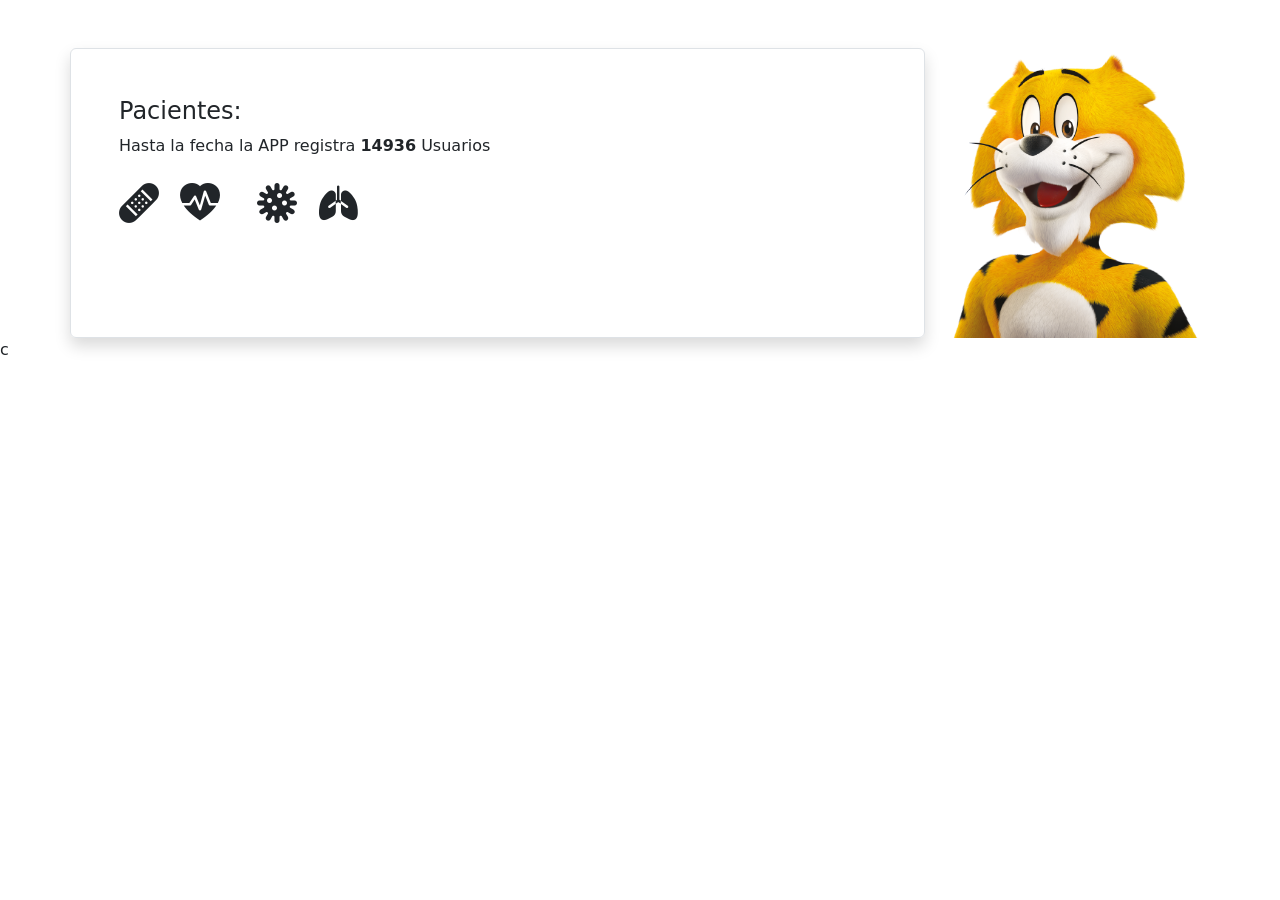
<file: src/views/dashboards/dashboardcliente.html>
<!DOCTYPE html>
<html lang="en">
<head>
    <meta charset="UTF-8">
    <meta name="viewport" content="width=device-width, initial-scale=1.0">
    <title>Document</title>
    <link href="https://cdn.jsdelivr.net/npm/bootstrap@5.3.3/dist/css/bootstrap.min.css" rel="stylesheet" integrity="sha384-QWTKZyjpPEjISv5WaRU9OFeRpok6YctnYmDr5pNlyT2bRjXh0JMhjY6hW+ALEwIH" crossorigin="anonymous">
    <link rel="stylesheet" href="https://cdn.jsdelivr.net/npm/bootstrap-icons@1.11.3/font/bootstrap-icons.min.css">
</head>
<body>
    

    <main>
        <section class="container my-5">
            <div class="row">
                <div class="col-12 col-md-9 border rounded p-5 shadow">
                    <h4>Pacientes: </h4>
                    <p>Hasta la fecha la APP registra <span class="fw-bold">14936</span> Usuarios</p>
                    <i class="bi bi-bandaid-fill fs-1"></i>
                    <i class="bi bi-heart-pulse-fill fs-1 mx-3"></i>
                    <i class="bi bi-virus fs-1 mx-3"></i>
                    <i class="bi bi-lungs-fill fs-1"></i>
                </div>
                <div class="col-12 col-md-3">
                    <img src="../../../assets/img/tigrelogo.png" alt="logo" class="img-fluid" >
                </div>
            </div>
        </section class="container">
            <div class="row row-cols-1 row-cols-md-3 g-5" id="fila">

            </div>
        <section>

        </section>
    </main>



    <script src="../../controllers/controladorpaciente.js"></script>c
    <script src="https://cdn.jsdelivr.net/npm/bootstrap@5.3.3/dist/js/bootstrap.bundle.min.js" integrity="sha384-YvpcrYf0tY3lHB60NNkmXc5s9fDVZLESaAA55NDzOxhy9GkcIdslK1eN7N6jIeHz" crossorigin="anonymous"></script>

</body>
</html>
</file>
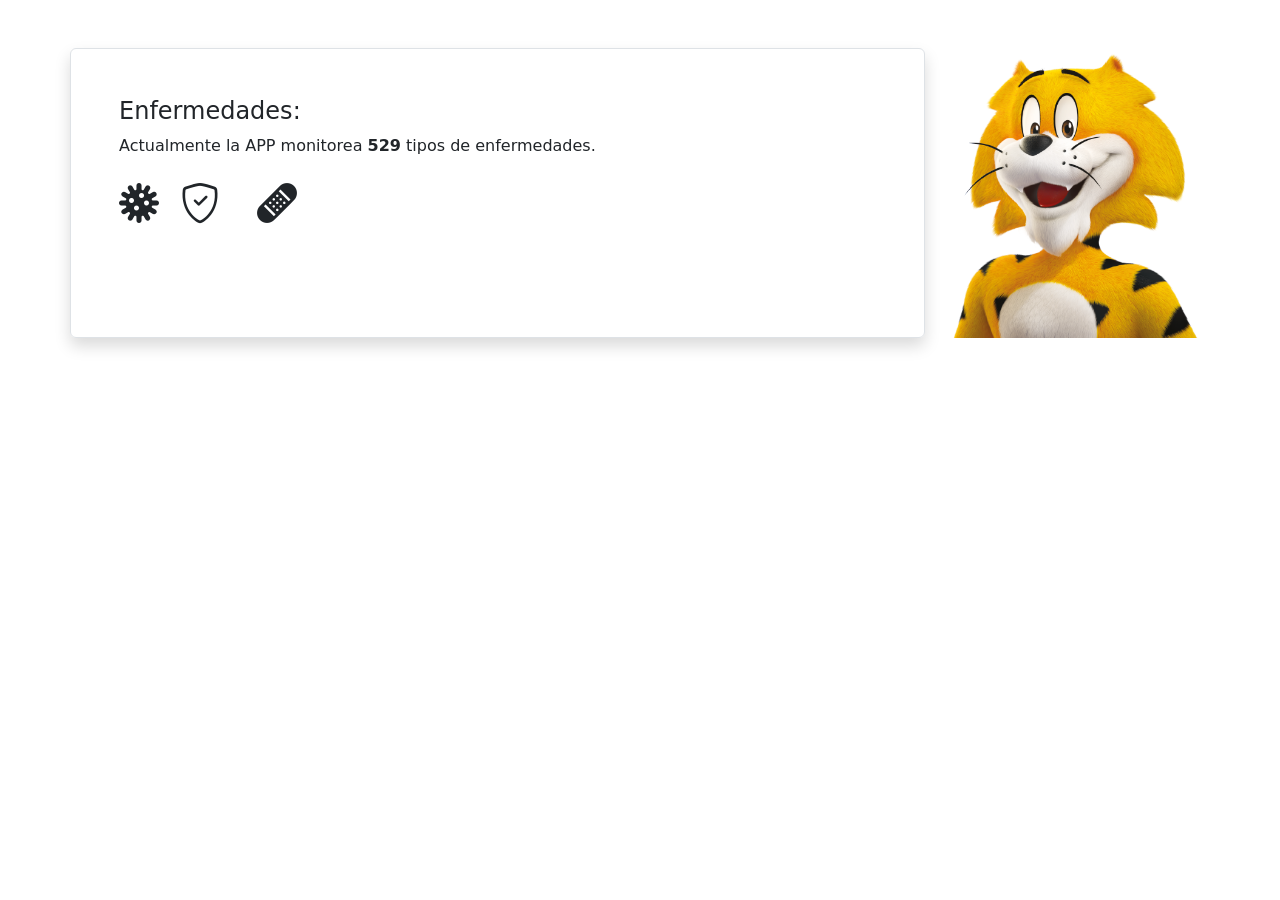
<file: src/views/dashboards/dashboardenfermedad.html>
<!DOCTYPE html>
<html lang="en">
<head>
    <meta charset="UTF-8">
    <meta name="viewport" content="width=device-width, initial-scale=1.0">
    <title>Enfermedades</title>
    <link href="https://cdn.jsdelivr.net/npm/bootstrap@5.3.3/dist/css/bootstrap.min.css" rel="stylesheet">
    <link rel="stylesheet" href="https://cdn.jsdelivr.net/npm/bootstrap-icons@1.11.3/font/bootstrap-icons.min.css">
</head>
<body>
    <main>
        <section class="container my-5">
            <div class="row">
                <div class="col-12 col-md-9 border rounded p-5 shadow">
                    <h4>Enfermedades: </h4>
                    <p>Actualmente la APP monitorea <span class="fw-bold">529</span> tipos de enfermedades.</p>
                    <i class="bi bi-virus fs-1"></i>
                    <i class="bi bi-shield-check fs-1 mx-3"></i>
                    <i class="bi bi-bandaid-fill fs-1 mx-3"></i>
                </div>
                <div class="col-12 col-md-3">
                    <img src="../../../assets/img/tigrelogo.png" alt="logo" class="img-fluid">
                </div>
            </div>
        </section>
        <div class="row row-cols-1 row-cols-md-3 g-5" id="fila">

        </div>
        <section>
            
        </section>
    </main>
    <script src="../../services/serviciosenfermedad.js" type="module"></script>
    <script src="../../controllers/controladorenfermedad.js" type="module"></script>
    <script src="https://cdn.jsdelivr.net/npm/bootstrap@5.3.3/dist/js/bootstrap.bundle.min.js"></script>
</body>
</html>
</file>
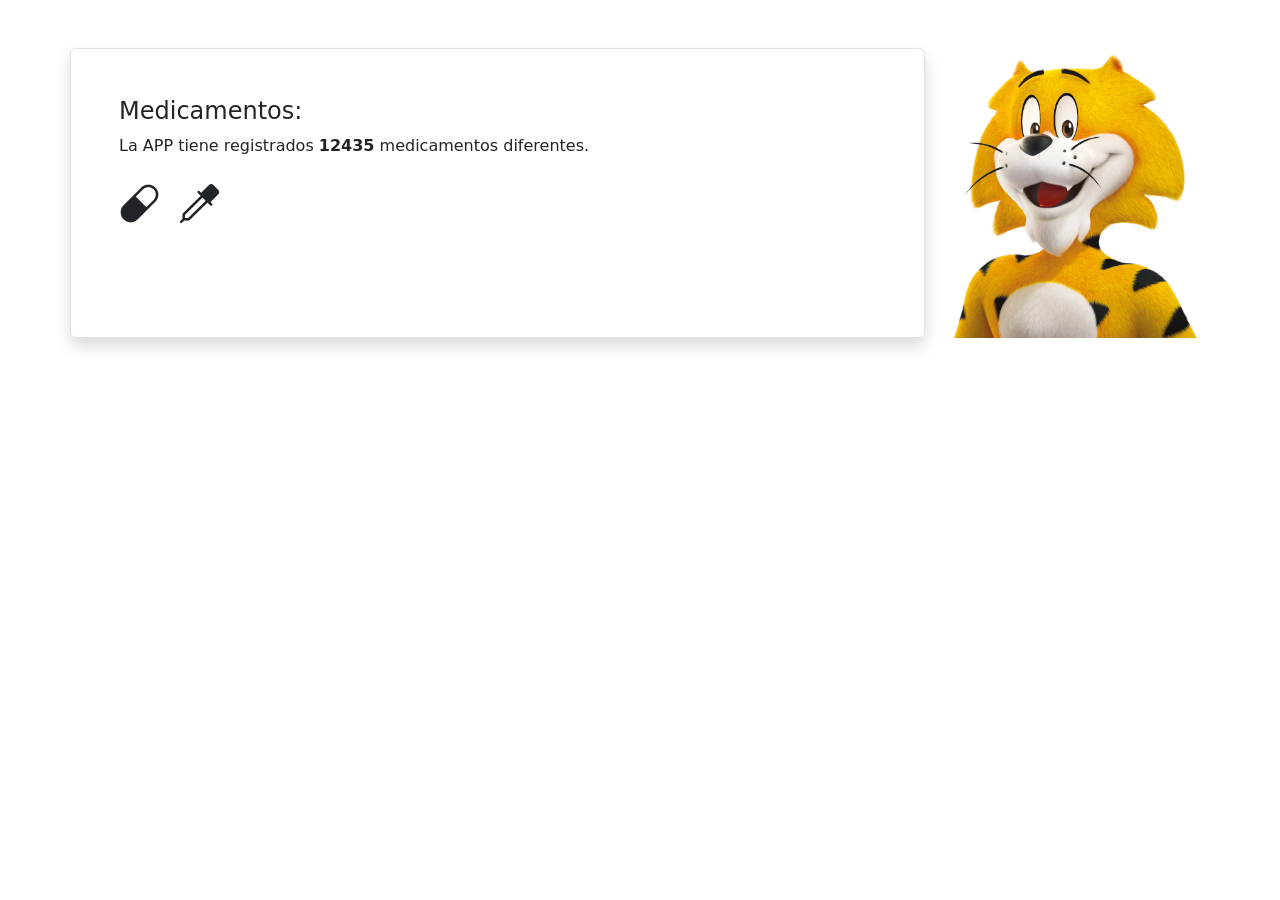
<file: src/views/dashboards/dashboardmedicamento.html>
<!DOCTYPE html>
<html lang="en">
<head>
    <meta charset="UTF-8">
    <meta name="viewport" content="width=device-width, initial-scale=1.0">
    <title>Medicamentos</title>
    <link href="https://cdn.jsdelivr.net/npm/bootstrap@5.3.3/dist/css/bootstrap.min.css" rel="stylesheet">
    <link rel="stylesheet" href="https://cdn.jsdelivr.net/npm/bootstrap-icons@1.11.3/font/bootstrap-icons.min.css">
</head>
<body>
    <main>
        <section class="container my-5">
            <div class="row">
                <div class="col-12 col-md-9 border rounded p-5 shadow">
                    <h4>Medicamentos: </h4>
                    <p>La APP tiene registrados <span class="fw-bold">12435</span> medicamentos diferentes.</p>
                    <i class="bi bi-capsule fs-1"></i>
                    <i class="bi bi-eyedropper fs-1 mx-3"></i>
                    <i class="bi bi-syringe fs-1 mx-3"></i>
                </div>
                <div class="col-12 col-md-3">
                    <img src="../../../assets/img/tigrelogo.png" alt="logo" class="img-fluid">
                </div>
            </div>
            
        </section>
        <div class="row row-cols-1 row-cols-md-3 g-5" id="fila">

        </div>
        <section>
            
        </section>
    </main>
    <script src="../../services/serviciosmedicamento.js" type="module"></script>
    <script src="../../controllers/controladorMedicamento.js" type="module"></script>
    <script src="https://cdn.jsdelivr.net/npm/bootstrap@5.3.3/dist/js/bootstrap.bundle.min.js"></script>
</body>
</html>
</file>
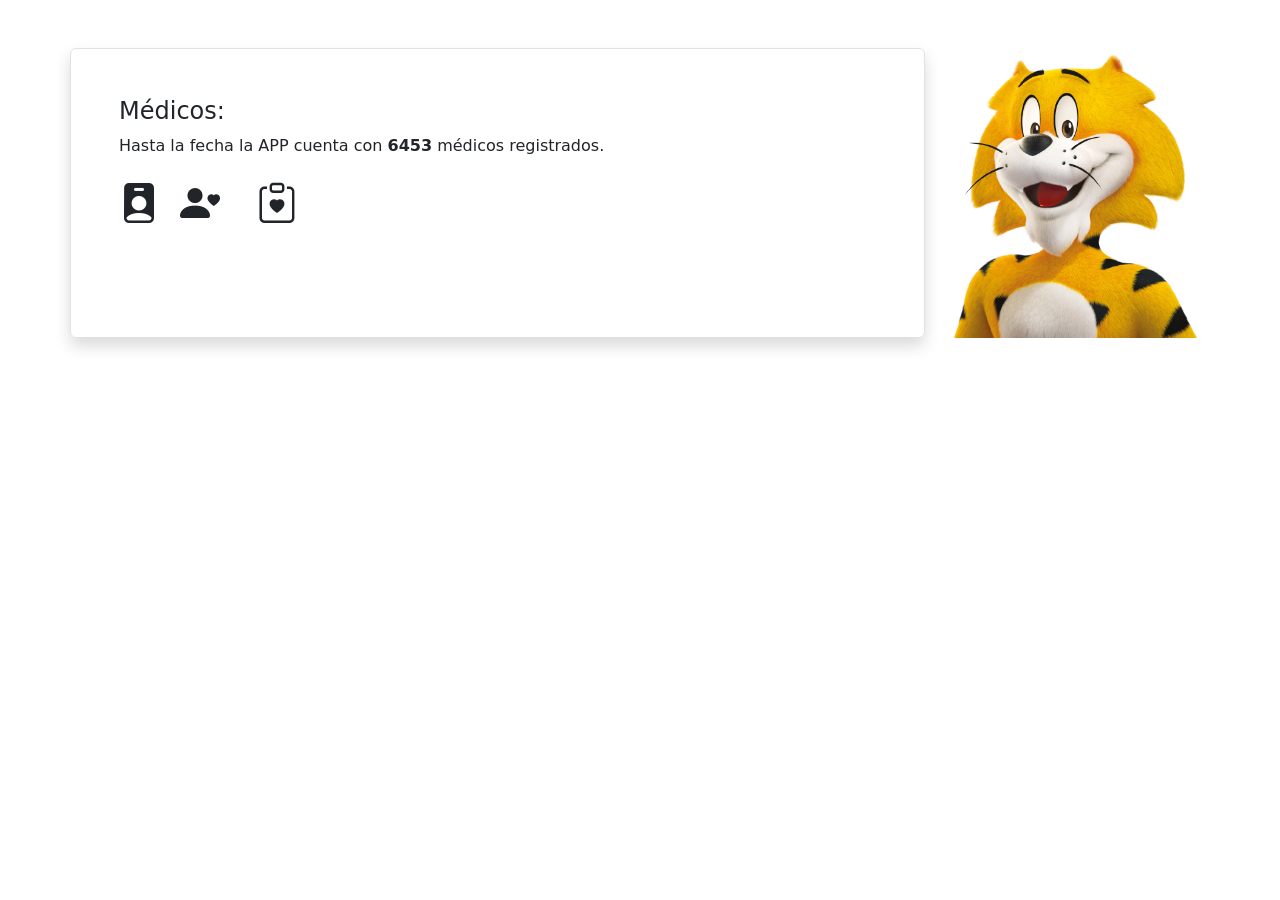
<file: src/views/dashboards/dashboardmedico.html>
<!DOCTYPE html>
<html lang="en">
<head>
    <meta charset="UTF-8">
    <meta name="viewport" content="width=device-width, initial-scale=1.0">
    <title>Médicos</title>
    <link href="https://cdn.jsdelivr.net/npm/bootstrap@5.3.3/dist/css/bootstrap.min.css" rel="stylesheet">
    <link rel="stylesheet" href="https://cdn.jsdelivr.net/npm/bootstrap-icons@1.11.3/font/bootstrap-icons.min.css">
</head>
<body>
    <main>
        <section class="container my-5">
            <div class="row">
                <div class="col-12 col-md-9 border rounded p-5 shadow">
                    <h4>Médicos: </h4>
                    <p>Hasta la fecha la APP cuenta con <span class="fw-bold">6453</span> médicos registrados.</p>
                    <i class="bi bi-person-badge-fill fs-1"></i>
                    <i class="bi bi-person-heart fs-1 mx-3"></i>
                    <i class="bi bi-clipboard-heart fs-1 mx-3"></i>
                </div>
                <div class="col-12 col-md-3">
                    <img src="../../../assets/img/tigrelogo.png" alt="logo" class="img-fluid">
                </div>
            </div>
        </section class="container">
        <div class="row row-cols-1 row-cols-md-3 g-5" id="fila">

        </div>
        <section>
            
        </section>
    </main>
    <script src="../../dashboardcontollers/medico.js"></script>
    <script src="../../controllers/controladormedico.js" type="module"></script>
    <script src="https://cdn.jsdelivr.net/npm/bootstrap@5.3.3/dist/js/bootstrap.bundle.min.js"></script>
</body>
</html>
</file>
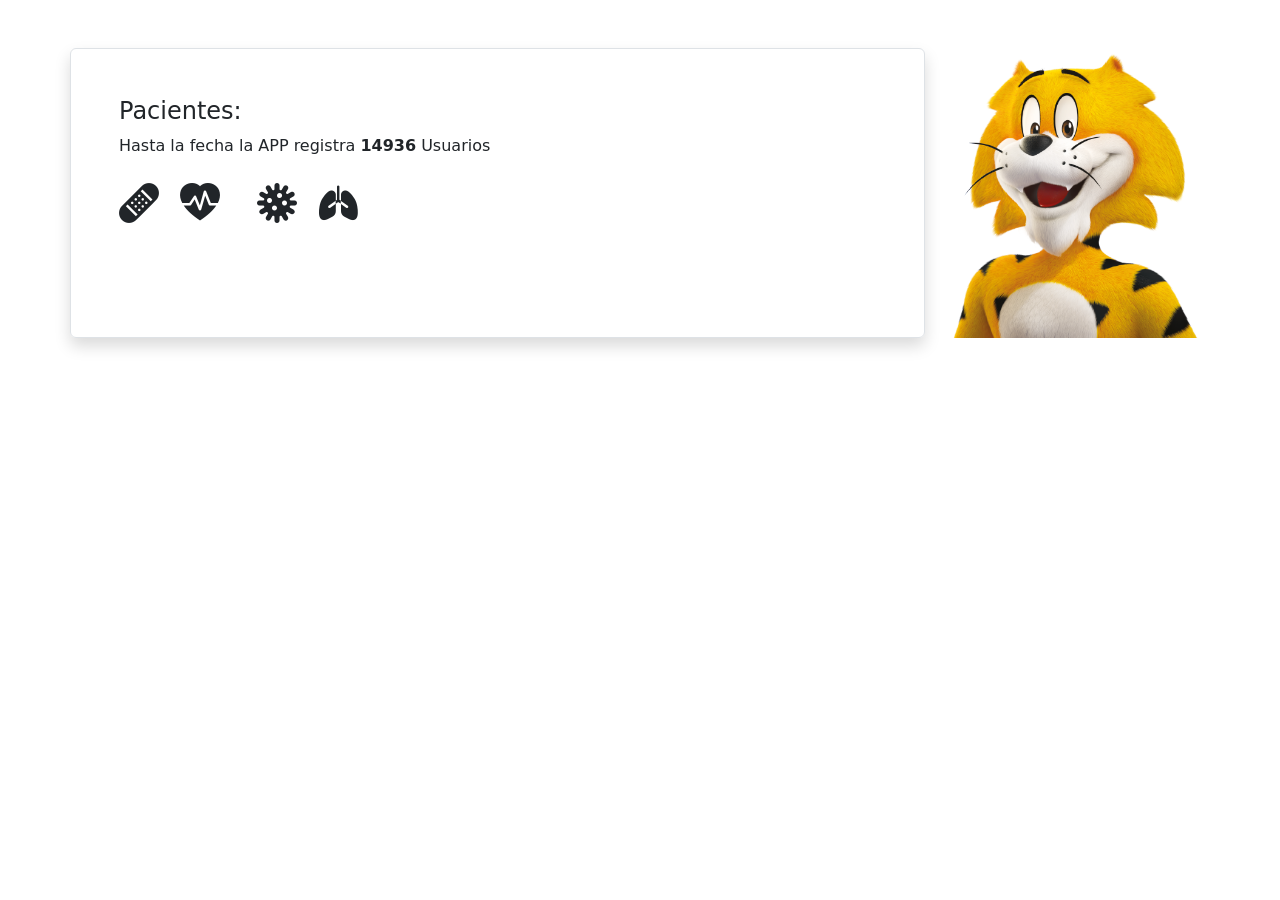
<file: src/views/dashboards/dashboardpaciente.html>
<!DOCTYPE html>
<html lang="en">
<head>
    <meta charset="UTF-8">
    <meta name="viewport" content="width=device-width, initial-scale=1.0">
    <title>Document</title>
    <link href="https://cdn.jsdelivr.net/npm/bootstrap@5.3.3/dist/css/bootstrap.min.css" rel="stylesheet" integrity="sha384-QWTKZyjpPEjISv5WaRU9OFeRpok6YctnYmDr5pNlyT2bRjXh0JMhjY6hW+ALEwIH" crossorigin="anonymous">
    <link rel="stylesheet" href="https://cdn.jsdelivr.net/npm/bootstrap-icons@1.11.3/font/bootstrap-icons.min.css">
</head>
<body>
    

    <main>
        <section class="container my-5">
            <div class="row">
                <div class="col-12 col-md-9 border rounded p-5 shadow">
                    <h4>Pacientes: </h4>
                    <p>Hasta la fecha la APP registra <span class="fw-bold">14936</span> Usuarios</p>
                    <i class="bi bi-bandaid-fill fs-1"></i>
                    <i class="bi bi-heart-pulse-fill fs-1 mx-3"></i>
                    <i class="bi bi-virus fs-1 mx-3"></i>
                    <i class="bi bi-lungs-fill fs-1"></i>
                </div>
                <div class="col-12 col-md-3">
                    <img src="../../../assets/img/tigrelogo.png" alt="logo" class="img-fluid" >
                </div>
            </div>
        </section class="container">
            <div class="row row-cols-1 row-cols-md-3 g-5" id="fila">

            </div>
        <section>

        </section>
    </main>



    <script src="../../controllers/controladorpaciente.js" type="module"></script>
    <script src="https://cdn.jsdelivr.net/npm/bootstrap@5.3.3/dist/js/bootstrap.bundle.min.js" integrity="sha384-YvpcrYf0tY3lHB60NNkmXc5s9fDVZLESaAA55NDzOxhy9GkcIdslK1eN7N6jIeHz" crossorigin="anonymous"></script>
    <script src="../../dashboardcontollers/paciente.js" type="module"></script>

</body>
</html>
</file>
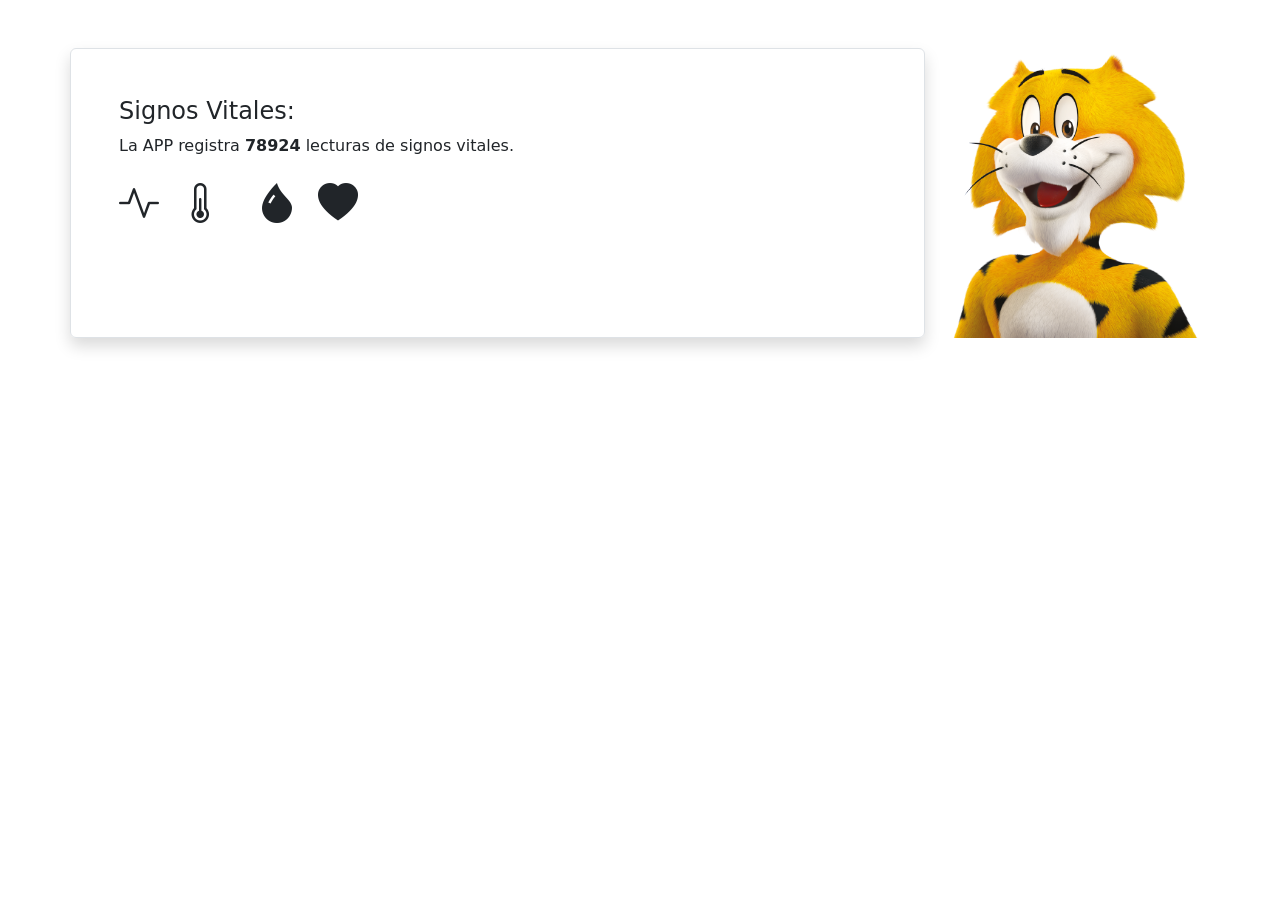
<file: src/views/dashboards/dashboardsignovital.html>
<!DOCTYPE html>
<html lang="en">
<head>
    <meta charset="UTF-8">
    <meta name="viewport" content="width=device-width, initial-scale=1.0">
    <title>Signos Vitales</title>
    <link href="https://cdn.jsdelivr.net/npm/bootstrap@5.3.3/dist/css/bootstrap.min.css" rel="stylesheet">
    <link rel="stylesheet" href="https://cdn.jsdelivr.net/npm/bootstrap-icons@1.11.3/font/bootstrap-icons.min.css">
</head>
<body>
    <main>
        <section class="container my-5">
            <div class="row">
                <div class="col-12 col-md-9 border rounded p-5 shadow">
                    <h4>Signos Vitales: </h4>
                    <p>La APP registra <span class="fw-bold">78924</span> lecturas de signos vitales.</p>
                    <i class="bi bi-activity fs-1"></i>
                    <i class="bi bi-thermometer-half fs-1 mx-3"></i>
                    <i class="bi bi-droplet-fill fs-1 mx-3"></i>
                    <i class="bi bi-heart-fill fs-1"></i>
                </div>
                <div class="col-12 col-md-3">
                    <img src="../../../assets/img/tigrelogo.png" alt="logo" class="img-fluid">
                </div>
            </div>
        </section class="container">
        <div class="row row-cols-1 row-cols-md-3 g-5" id="fila">

        </div>
        <section>

        </section>
    </main>
    <script src="../../dashboardcontollers/signovital.js" type="module"></script>
    <script src="../../controllers/controladorsignovital.js" type="module"></script>
    <script src="https://cdn.jsdelivr.net/npm/bootstrap@5.3.3/dist/js/bootstrap.bundle.min.js"></script>
</body>
</html>
</file>
